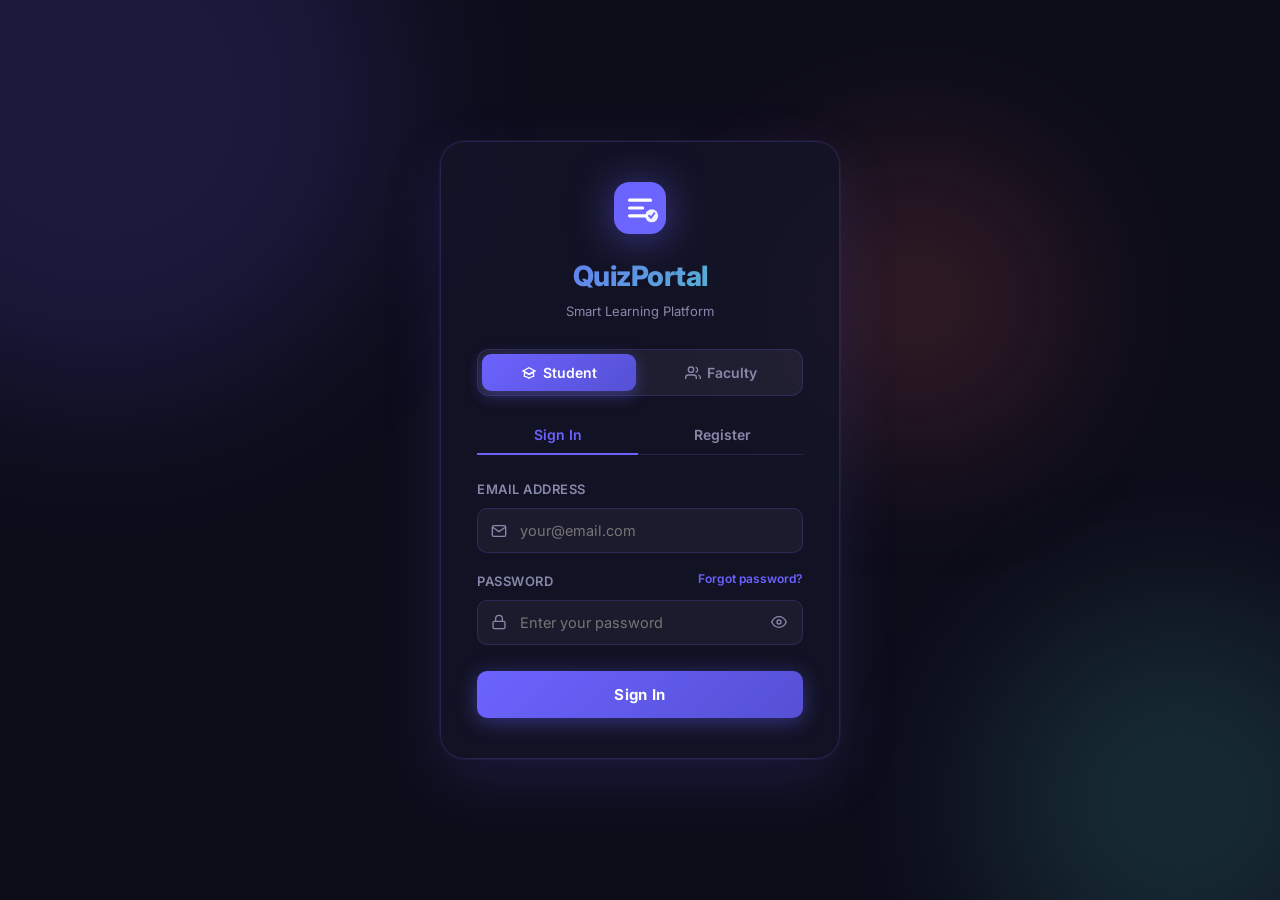
<file: frontend/index.html>
<!DOCTYPE html>
<html lang="en">
<head>
    <meta charset="UTF-8">
    <meta name="viewport" content="width=device-width, initial-scale=1.0">
    <title>QuizPortal — Login</title>
    <meta name="description" content="QuizPortal: Secure login for Faculty and Students. Take quizzes, upload questions, and track academic performance.">
    <link rel="preconnect" href="https://fonts.googleapis.com">
    <link href="https://fonts.googleapis.com/css2?family=Inter:wght@300;400;500;600;700;800&display=swap" rel="stylesheet">
    <link rel="stylesheet" href="css/style.css">
    <!-- Google Identity Services -->
    <script src="https://accounts.google.com/gsi/client" async defer></script>
</head>
<body class="auth-page">
    <div class="auth-bg">
        <div class="bg-blob blob1"></div>
        <div class="bg-blob blob2"></div>
        <div class="bg-blob blob3"></div>
    </div>

    <div class="auth-container">
        <div class="auth-card" id="auth-card">

            <!-- ===== LOGO ===== -->
            <div class="auth-logo">
                <div class="logo-icon">
                    <svg viewBox="0 0 40 40" fill="none">
                        <rect width="40" height="40" rx="12" fill="url(#logoGrad)"/>
                        <path d="M12 14h16M12 20h10M12 26h13" stroke="white" stroke-width="2.5" stroke-linecap="round"/>
                        <circle cx="29" cy="26" r="5" fill="white" opacity="0.9"/>
                        <path d="M27 26l1.5 1.5L31 24" stroke="#6C63FF" stroke-width="1.5" stroke-linecap="round" stroke-linejoin="round"/>
                        <defs>
                            <linearGradient id="logoGrad" x1="0" y1="0" x2="40" y2="40">
                                <stop offset="0%" stop-color="#6C63FF"/><stop offset="100%" stop-color="#4ECDC4"/>
                            </linearGradient>
                        </defs>
                    </svg>
                </div>
                <h1 class="logo-text">QuizPortal</h1>
                <p class="logo-sub">Smart Learning Platform</p>
            </div>

            <!-- ===== ROLE TOGGLE ===== -->
            <div class="role-toggle">
                <button class="role-btn active" id="btn-student" onclick="switchRole('student')">
                    <svg viewBox="0 0 24 24" fill="none" stroke="currentColor" stroke-width="2"><path d="M12 14l9-5-9-5-9 5 9 5z"/><path d="M12 14l6.16-3.422a12.083 12.083 0 01.665 6.479A11.952 11.952 0 0012 20.055a11.952 11.952 0 00-6.824-2.998 12.078 12.078 0 01.665-6.479L12 14z"/></svg>
                    Student
                </button>
                <button class="role-btn" id="btn-faculty" onclick="switchRole('faculty')">
                    <svg viewBox="0 0 24 24" fill="none" stroke="currentColor" stroke-width="2"><path d="M17 21v-2a4 4 0 00-4-4H5a4 4 0 00-4 4v2"/><circle cx="9" cy="7" r="4"/><path d="M23 21v-2a4 4 0 00-3-3.87"/><path d="M16 3.13a4 4 0 010 7.75"/></svg>
                    Faculty
                </button>
            </div>

            <!-- ===== MAIN AUTH PANEL (Login / Register) ===== -->
            <div id="main-panel">
                <div class="tab-switcher">
                    <button class="tab-btn active" id="tab-login" onclick="switchTab('login')">Sign In</button>
                    <button class="tab-btn" id="tab-register" onclick="switchTab('register')">Register</button>
                </div>

                <div class="alert-box" id="alert-box" style="display:none"></div>

                <!-- Login Form -->
                <form class="auth-form" id="login-form" onsubmit="handleLogin(event)">
                    <div class="form-group">
                        <label for="login-email">Email Address</label>
                        <div class="input-wrap">
                            <svg class="input-icon" viewBox="0 0 24 24" fill="none" stroke="currentColor" stroke-width="2"><path d="M4 4h16c1.1 0 2 .9 2 2v12c0 1.1-.9 2-2 2H4c-1.1 0-2-.9-2-2V6c0-1.1.9-2 2-2z"/><polyline points="22,6 12,13 2,6"/></svg>
                            <input type="email" id="login-email" placeholder="your@email.com" required autocomplete="email">
                        </div>
                    </div>
                    <div class="form-group">
                        <label for="login-password">
                            Password
                            <button type="button" class="forgot-link" onclick="showForgotPanel()">Forgot password?</button>
                        </label>
                        <div class="input-wrap">
                            <svg class="input-icon" viewBox="0 0 24 24" fill="none" stroke="currentColor" stroke-width="2"><rect x="3" y="11" width="18" height="11" rx="2" ry="2"/><path d="M7 11V7a5 5 0 0110 0v4"/></svg>
                            <input type="password" id="login-password" placeholder="Enter your password" required autocomplete="current-password">
                            <button type="button" class="eye-btn" onclick="togglePassword('login-password', this)">
                                <svg viewBox="0 0 24 24" fill="none" stroke="currentColor" stroke-width="2"><path d="M1 12s4-8 11-8 11 8 11 8-4 8-11 8-11-8-11-8z"/><circle cx="12" cy="12" r="3"/></svg>
                            </button>
                        </div>
                    </div>
                    <button type="submit" class="submit-btn" id="login-btn">
                        <span class="btn-text">Sign In</span>
                        <div class="btn-loader" style="display:none"></div>
                    </button>
                </form>

                <!-- Register Form -->
                <form class="auth-form" id="register-form" style="display:none" onsubmit="handleRegister(event)">
                    <div class="form-group">
                        <label for="reg-name">Full Name</label>
                        <div class="input-wrap">
                            <svg class="input-icon" viewBox="0 0 24 24" fill="none" stroke="currentColor" stroke-width="2"><path d="M20 21v-2a4 4 0 00-4-4H8a4 4 0 00-4 4v2"/><circle cx="12" cy="7" r="4"/></svg>
                            <input type="text" id="reg-name" placeholder="Your full name" required>
                        </div>
                    </div>
                    <div class="form-group">
                        <label for="reg-email">Email Address</label>
                        <div class="input-wrap">
                            <svg class="input-icon" viewBox="0 0 24 24" fill="none" stroke="currentColor" stroke-width="2"><path d="M4 4h16c1.1 0 2 .9 2 2v12c0 1.1-.9 2-2 2H4c-1.1 0-2-.9-2-2V6c0-1.1.9-2 2-2z"/><polyline points="22,6 12,13 2,6"/></svg>
                            <input type="email" id="reg-email" placeholder="your@email.com" required autocomplete="email">
                        </div>
                    </div>
                    <div class="form-group">
                        <label for="reg-password">Password</label>
                        <div class="input-wrap">
                            <svg class="input-icon" viewBox="0 0 24 24" fill="none" stroke="currentColor" stroke-width="2"><rect x="3" y="11" width="18" height="11" rx="2" ry="2"/><path d="M7 11V7a5 5 0 0110 0v4"/></svg>
                            <input type="password" id="reg-password" placeholder="Create a strong password" required autocomplete="new-password">
                            <button type="button" class="eye-btn" onclick="togglePassword('reg-password', this)">
                                <svg viewBox="0 0 24 24" fill="none" stroke="currentColor" stroke-width="2"><path d="M1 12s4-8 11-8 11 8 11 8-4 8-11 8-11-8-11-8z"/><circle cx="12" cy="12" r="3"/></svg>
                            </button>
                        </div>
                    </div>
                    <button type="submit" class="submit-btn" id="reg-btn">
                        <span class="btn-text">Create Account</span>
                        <div class="btn-loader" style="display:none"></div>
                    </button>
                </form>

                <!-- Divider + Google -->
                <div class="auth-divider">
                    <span>or</span>
                </div>

                <button class="google-btn" id="google-signin-btn" onclick="handleGoogleSignIn()">
                    <svg viewBox="0 0 24 24" width="18" height="18">
                        <path fill="#4285F4" d="M22.56 12.25c0-.78-.07-1.53-.2-2.25H12v4.26h5.92c-.26 1.37-1.04 2.53-2.21 3.31v2.77h3.57c2.08-1.92 3.28-4.74 3.28-8.09z"/>
                        <path fill="#34A853" d="M12 23c2.97 0 5.46-.98 7.28-2.66l-3.57-2.77c-.98.66-2.23 1.06-3.71 1.06-2.86 0-5.29-1.93-6.16-4.53H2.18v2.84C3.99 20.53 7.7 23 12 23z"/>
                        <path fill="#FBBC05" d="M5.84 14.09c-.22-.66-.35-1.36-.35-2.09s.13-1.43.35-2.09V7.07H2.18C1.43 8.55 1 10.22 1 12s.43 3.45 1.18 4.93l2.85-2.22.81-.62z"/>
                        <path fill="#EA4335" d="M12 5.38c1.62 0 3.06.56 4.21 1.64l3.15-3.15C17.45 2.09 14.97 1 12 1 7.7 1 3.99 3.47 2.18 7.07l3.66 2.84c.87-2.6 3.3-4.53 6.16-4.53z"/>
                    </svg>
                    Continue with Google
                </button>
            </div>

            <!-- ===== FORGOT PASSWORD PANEL ===== -->
            <div id="forgot-panel" style="display:none;">
                <!-- Step 1: Enter Email -->
                <div id="forgot-step-1">
                    <div class="fp-header">
                        <button class="back-btn" onclick="showMainPanel()">
                            <svg viewBox="0 0 24 24" fill="none" stroke="currentColor" stroke-width="2.5" width="18" height="18"><polyline points="15 18 9 12 15 6"/></svg>
                            Back
                        </button>
                        <div class="fp-icon">🔐</div>
                        <h2 class="fp-title">Forgot Password?</h2>
                        <p class="fp-sub">Enter your registered email and we'll send a 6-digit OTP</p>
                    </div>
                    <div class="alert-box" id="fp-alert-1" style="display:none"></div>
                    <div class="form-group">
                        <label for="fp-email">Email Address</label>
                        <div class="input-wrap">
                            <svg class="input-icon" viewBox="0 0 24 24" fill="none" stroke="currentColor" stroke-width="2"><path d="M4 4h16c1.1 0 2 .9 2 2v12c0 1.1-.9 2-2 2H4c-1.1 0-2-.9-2-2V6c0-1.1.9-2 2-2z"/><polyline points="22,6 12,13 2,6"/></svg>
                            <input type="email" id="fp-email" placeholder="your@email.com" autocomplete="email">
                        </div>
                    </div>
                    <button class="submit-btn" id="fp-send-btn" onclick="sendOTP()">
                        <span class="btn-text">Send OTP</span>
                        <div class="btn-loader" style="display:none"></div>
                    </button>
                </div>

                <!-- Step 2: Enter OTP -->
                <div id="forgot-step-2" style="display:none;">
                    <div class="fp-header">
                        <button class="back-btn" onclick="showForgotStep(1)">
                            <svg viewBox="0 0 24 24" fill="none" stroke="currentColor" stroke-width="2.5" width="18" height="18"><polyline points="15 18 9 12 15 6"/></svg>
                            Back
                        </button>
                        <div class="fp-icon">📧</div>
                        <h2 class="fp-title">Check Your Email</h2>
                        <p class="fp-sub" id="otp-sent-msg">Enter the 6-digit OTP sent to your email</p>
                    </div>
                    <div class="alert-box" id="fp-alert-2" style="display:none"></div>
                    <div class="otp-inputs" id="otp-inputs">
                        <input class="otp-box" id="otp-0" maxlength="1" type="text" inputmode="numeric" pattern="[0-9]" oninput="otpInput(this, 0)" onkeydown="otpKeydown(event, 0)">
                        <input class="otp-box" id="otp-1" maxlength="1" type="text" inputmode="numeric" pattern="[0-9]" oninput="otpInput(this, 1)" onkeydown="otpKeydown(event, 1)">
                        <input class="otp-box" id="otp-2" maxlength="1" type="text" inputmode="numeric" pattern="[0-9]" oninput="otpInput(this, 2)" onkeydown="otpKeydown(event, 2)">
                        <input class="otp-box" id="otp-3" maxlength="1" type="text" inputmode="numeric" pattern="[0-9]" oninput="otpInput(this, 3)" onkeydown="otpKeydown(event, 3)">
                        <input class="otp-box" id="otp-4" maxlength="1" type="text" inputmode="numeric" pattern="[0-9]" oninput="otpInput(this, 4)" onkeydown="otpKeydown(event, 4)">
                        <input class="otp-box" id="otp-5" maxlength="1" type="text" inputmode="numeric" pattern="[0-9]" oninput="otpInput(this, 5)" onkeydown="otpKeydown(event, 5)">
                    </div>
                    <div class="otp-timer-wrap">
                        <span id="otp-timer-text">Resend OTP in </span>
                        <span id="otp-countdown" class="otp-countdown">2:00</span>
                        <button type="button" id="resend-btn" class="resend-btn" style="display:none" onclick="resendOTP()">Resend OTP</button>
                    </div>
                    <button class="submit-btn" id="fp-verify-btn" onclick="verifyOTP()">
                        <span class="btn-text">Verify OTP</span>
                        <div class="btn-loader" style="display:none"></div>
                    </button>
                </div>

                <!-- Step 3: New Password -->
                <div id="forgot-step-3" style="display:none;">
                    <div class="fp-header">
                        <div class="fp-icon">🔒</div>
                        <h2 class="fp-title">New Password</h2>
                        <p class="fp-sub">Create a strong new password for your account</p>
                    </div>
                    <div class="alert-box" id="fp-alert-3" style="display:none"></div>
                    <div class="form-group">
                        <label for="fp-new-pass">New Password</label>
                        <div class="input-wrap">
                            <svg class="input-icon" viewBox="0 0 24 24" fill="none" stroke="currentColor" stroke-width="2"><rect x="3" y="11" width="18" height="11" rx="2" ry="2"/><path d="M7 11V7a5 5 0 0110 0v4"/></svg>
                            <input type="password" id="fp-new-pass" placeholder="At least 6 characters" autocomplete="new-password">
                            <button type="button" class="eye-btn" onclick="togglePassword('fp-new-pass', this)">
                                <svg viewBox="0 0 24 24" fill="none" stroke="currentColor" stroke-width="2"><path d="M1 12s4-8 11-8 11 8 11 8-4 8-11 8-11-8-11-8z"/><circle cx="12" cy="12" r="3"/></svg>
                            </button>
                        </div>
                    </div>
                    <div class="form-group">
                        <label for="fp-confirm-pass">Confirm Password</label>
                        <div class="input-wrap">
                            <svg class="input-icon" viewBox="0 0 24 24" fill="none" stroke="currentColor" stroke-width="2"><rect x="3" y="11" width="18" height="11" rx="2" ry="2"/><path d="M7 11V7a5 5 0 0110 0v4"/></svg>
                            <input type="password" id="fp-confirm-pass" placeholder="Re-enter password" autocomplete="new-password">
                            <button type="button" class="eye-btn" onclick="togglePassword('fp-confirm-pass', this)">
                                <svg viewBox="0 0 24 24" fill="none" stroke="currentColor" stroke-width="2"><path d="M1 12s4-8 11-8 11 8 11 8-4 8-11 8-11-8-11-8z"/><circle cx="12" cy="12" r="3"/></svg>
                            </button>
                        </div>
                    </div>
                    <button class="submit-btn" id="fp-reset-btn" onclick="resetPassword()">
                        <span class="btn-text">Reset Password</span>
                        <div class="btn-loader" style="display:none"></div>
                    </button>
                </div>
            </div>

        </div><!-- /auth-card -->
    </div>

    <script src="js/auth.js"></script>
</body>
</html>
</file>
<file: frontend/css/style.css>
/* ===================== VARIABLES ===================== */
:root {
    --primary: #6C63FF;
    --primary-light: #8B83FF;
    --primary-dark: #5550d4;
    --secondary: #4ECDC4;
    --accent: #FF6B6B;
    --success: #32D74B;
    --warning: #FFD60A;
    --danger: #FF453A;
    --bg-dark: #0D0D1A;
    --bg-card: #151528;
    --bg-card2: #1C1C36;
    --border: rgba(108, 99, 255, 0.2);
    --text: #E8E8FF;
    --text-muted: #8888aa;
    --shadow: 0 20px 60px rgba(108, 99, 255, 0.15);
    --radius: 16px;
    --transition: 0.3s cubic-bezier(0.4, 0, 0.2, 1);
    font-family: 'Inter', sans-serif;
}

/* ===================== RESET ===================== */
*, *::before, *::after { box-sizing: border-box; margin: 0; padding: 0; }
html, body { height: 100%; }
body { background: var(--bg-dark); color: var(--text); font-family: 'Inter', sans-serif; line-height: 1.6; }
a { color: var(--primary); text-decoration: none; }
button { cursor: pointer; border: none; outline: none; font-family: inherit; }
input, select, textarea { font-family: inherit; }

/* ===================== SCROLLBAR ===================== */
::-webkit-scrollbar { width: 6px; }
::-webkit-scrollbar-track { background: var(--bg-dark); }
::-webkit-scrollbar-thumb { background: var(--primary); border-radius: 3px; }

/* ==================== AUTH PAGE ==================== */
.auth-page { min-height: 100vh; display: flex; align-items: center; justify-content: center; overflow: hidden; position: relative; }

.auth-bg { position: fixed; inset: 0; z-index: 0; }
.bg-blob {
    position: absolute;
    border-radius: 50%;
    filter: blur(80px);
    opacity: 0.15;
    animation: float 8s ease-in-out infinite;
}
.blob1 { width: 600px; height: 600px; background: var(--primary); top: -200px; left: -200px; animation-delay: 0s; }
.blob2 { width: 400px; height: 400px; background: var(--secondary); bottom: -100px; right: -100px; animation-delay: 3s; }
.blob3 { width: 300px; height: 300px; background: var(--accent); bottom: 50%; left: 60%; animation-delay: 5s; }

@keyframes float {
    0%, 100% { transform: translate(0, 0) scale(1); }
    33% { transform: translate(30px, -30px) scale(1.05); }
    66% { transform: translate(-20px, 20px) scale(0.95); }
}

.auth-container { position: relative; z-index: 10; width: 100%; max-width: 440px; padding: 20px; }

.auth-card {
    background: rgba(21, 21, 40, 0.85);
    backdrop-filter: blur(20px);
    -webkit-backdrop-filter: blur(20px);
    border: 1px solid var(--border);
    border-radius: 24px;
    padding: 40px 36px;
    box-shadow: var(--shadow), 0 0 0 1px rgba(255,255,255,0.04);
    animation: slideUp 0.5s ease;
}

@keyframes slideUp {
    from { opacity: 0; transform: translateY(30px); }
    to { opacity: 1; transform: translateY(0); }
}

/* Logo */
.auth-logo { text-align: center; margin-bottom: 28px; }
.logo-icon { display: inline-block; margin-bottom: 12px; }
.logo-icon svg { width: 52px; height: 52px; filter: drop-shadow(0 4px 20px rgba(108,99,255,0.5)); }
.logo-text { font-size: 28px; font-weight: 800; background: linear-gradient(135deg, var(--primary), var(--secondary)); -webkit-background-clip: text; -webkit-text-fill-color: transparent; background-clip: text; letter-spacing: -0.5px; }
.logo-sub { font-size: 13px; color: var(--text-muted); margin-top: 2px; }

/* Role Toggle */
.role-toggle { display: flex; gap: 8px; background: rgba(255,255,255,0.05); border: 1px solid var(--border); border-radius: 12px; padding: 4px; margin-bottom: 20px; }
.role-btn {
    flex: 1; display: flex; align-items: center; justify-content: center; gap: 6px;
    padding: 10px 4px; border-radius: 9px; font-size: 14px; font-weight: 600;
    color: var(--text-muted); background: transparent;
    transition: var(--transition);
}
.role-btn svg { width: 16px; height: 16px; }
.role-btn.active {
    background: linear-gradient(135deg, var(--primary), var(--primary-dark));
    color: white;
    box-shadow: 0 4px 15px rgba(108,99,255,0.4);
}
.role-btn:not(.active):hover { color: var(--text); background: rgba(255,255,255,0.06); }

/* Tab Switcher */
.tab-switcher { display: flex; border-bottom: 1px solid var(--border); margin-bottom: 24px; gap: 4px; }
.tab-btn {
    flex: 1; padding: 10px; font-size: 14px; font-weight: 600;
    color: var(--text-muted); background: transparent;
    border-bottom: 2px solid transparent; margin-bottom: -1px;
    transition: var(--transition);
}
.tab-btn.active { color: var(--primary); border-bottom-color: var(--primary); }
.tab-btn:hover:not(.active) { color: var(--text); }

/* Alert Box */
.alert-box {
    padding: 12px 16px; border-radius: 10px; font-size: 13.5px; font-weight: 500;
    margin-bottom: 16px; display: flex; align-items: center; gap: 8px;
}
.alert-box.error { background: rgba(255,69,58,0.15); border: 1px solid rgba(255,69,58,0.3); color: #FF453A; }
.alert-box.success { background: rgba(50,215,75,0.15); border: 1px solid rgba(50,215,75,0.3); color: #32D74B; }

/* Form Groups */
.form-group { margin-bottom: 18px; }
.form-group label { display: block; font-size: 13px; font-weight: 600; color: var(--text-muted); margin-bottom: 8px; text-transform: uppercase; letter-spacing: 0.5px; }

.input-wrap { position: relative; }
.input-icon { position: absolute; left: 14px; top: 50%; transform: translateY(-50%); width: 16px; height: 16px; color: var(--text-muted); pointer-events: none; transition: var(--transition); }

.input-wrap input {
    width: 100%; padding: 13px 42px 13px 42px;
    background: rgba(255,255,255,0.04); border: 1px solid var(--border);
    border-radius: 10px; color: var(--text); font-size: 14.5px;
    transition: var(--transition);
}
.input-wrap input:focus {
    outline: none; border-color: var(--primary);
    background: rgba(108,99,255,0.08);
    box-shadow: 0 0 0 3px rgba(108,99,255,0.15);
}
.input-wrap input:focus + .input-icon,
.input-wrap:focus-within .input-icon { color: var(--primary); }

.eye-btn {
    position: absolute; right: 14px; top: 50%; transform: translateY(-50%);
    background: none; padding: 2px; color: var(--text-muted);
    transition: var(--transition);
}
.eye-btn svg { width: 16px; height: 16px; display: block; }
.eye-btn:hover { color: var(--primary); }

/* Submit Button */
.submit-btn {
    width: 100%; padding: 14px;
    background: linear-gradient(135deg, var(--primary), var(--primary-dark));
    color: white; border-radius: 10px; font-size: 15px; font-weight: 700;
    letter-spacing: 0.3px; margin-top: 8px;
    transition: var(--transition); position: relative; overflow: hidden;
    box-shadow: 0 4px 20px rgba(108,99,255,0.4);
}
.submit-btn::before {
    content: ''; position: absolute; inset: 0;
    background: linear-gradient(135deg, rgba(255,255,255,0.1), transparent);
    opacity: 0; transition: var(--transition);
}
.submit-btn:hover { transform: translateY(-2px); box-shadow: 0 8px 30px rgba(108,99,255,0.5); }
.submit-btn:hover::before { opacity: 1; }
.submit-btn:active { transform: translateY(0); }
.submit-btn:disabled { opacity: 0.6; cursor: not-allowed; transform: none; }

.btn-loader { width: 20px; height: 20px; border: 2px solid rgba(255,255,255,0.3); border-top-color: white; border-radius: 50%; animation: spin 0.8s linear infinite; margin: auto; }

@keyframes spin { to { transform: rotate(360deg); } }
@keyframes shake {
    0%, 100% { transform: translateX(0); }
    20%       { transform: translateX(-6px); }
    40%       { transform: translateX(6px); }
    60%       { transform: translateX(-4px); }
    80%       { transform: translateX(4px); }
}

/* =================== DASHBOARD LAYOUT =================== */
.dashboard { display: flex; min-height: 100vh; }

.sidebar {
    width: 260px; flex-shrink: 0;
    background: var(--bg-card); border-right: 1px solid var(--border);
    display: flex; flex-direction: column;
    padding: 0; position: fixed; top: 0; left: 0; height: 100vh;
    transition: var(--transition); z-index: 100;
}

.sidebar-logo {
    display: flex; align-items: center; gap: 12px;
    padding: 24px 20px; border-bottom: 1px solid var(--border);
}
.sidebar-logo svg { width: 36px; height: 36px; }
.sidebar-logo span { font-size: 18px; font-weight: 800; background: linear-gradient(135deg, var(--primary), var(--secondary)); -webkit-background-clip: text; -webkit-text-fill-color: transparent; background-clip: text; }

.sidebar-user {
    margin: 16px; padding: 14px; background: rgba(108,99,255,0.1);
    border: 1px solid var(--border); border-radius: 12px;
}
.sidebar-user .user-name { font-size: 14px; font-weight: 700; color: var(--text); }
.sidebar-user .user-role { font-size: 12px; color: var(--primary); text-transform: uppercase; font-weight: 600; letter-spacing: 0.5px; }

.sidebar-nav { flex: 1; padding: 8px 12px; overflow-y: auto; }
.nav-section-label { font-size: 11px; font-weight: 700; color: var(--text-muted); text-transform: uppercase; letter-spacing: 1px; padding: 12px 8px 6px; }

.nav-item {
    display: flex; align-items: center; gap: 12px;
    padding: 11px 12px; border-radius: 10px; font-size: 14px; font-weight: 500;
    color: var(--text-muted); cursor: pointer; margin-bottom: 2px;
    transition: var(--transition); position: relative; width: 100%;
    background: none; text-align: left;
}
.nav-item svg { width: 18px; height: 18px; flex-shrink: 0; }
.nav-item:hover { color: var(--text); background: rgba(255,255,255,0.05); }
.nav-item.active {
    color: white; background: linear-gradient(135deg, var(--primary), var(--primary-dark));
    box-shadow: 0 4px 12px rgba(108,99,255,0.3);
}

.sidebar-footer { padding: 16px; border-top: 1px solid var(--border); }
.logout-btn {
    display: flex; align-items: center; gap: 10px;
    width: 100%; padding: 11px 12px; border-radius: 10px;
    color: var(--accent); background: rgba(255,107,107,0.08);
    border: 1px solid rgba(255,107,107,0.15); font-size: 14px; font-weight: 600;
    transition: var(--transition);
}
.logout-btn svg { width: 18px; height: 18px; }
.logout-btn:hover { background: rgba(255,107,107,0.15); border-color: rgba(255,107,107,0.3); }

.main-content { flex: 1; margin-left: 260px; padding: 32px; min-height: 100vh; }

/* =================== TOP BAR =================== */
.topbar { display: flex; align-items: center; justify-content: space-between; margin-bottom: 32px; }
.page-title h2 { font-size: 26px; font-weight: 800; color: var(--text); }
.page-title p { font-size: 14px; color: var(--text-muted); margin-top: 2px; }
.topbar-actions { display: flex; gap: 10px; }

/* =================== CARDS & STATS =================== */
.stats-grid { display: grid; grid-template-columns: repeat(auto-fit, minmax(200px, 1fr)); gap: 16px; margin-bottom: 28px; }

.stat-card {
    background: var(--bg-card); border: 1px solid var(--border);
    border-radius: var(--radius); padding: 20px 22px;
    display: flex; align-items: center; gap: 16px;
    transition: var(--transition); position: relative; overflow: hidden;
}
.stat-card::before {
    content: ''; position: absolute;
    top: 0; left: 0; right: 0; height: 2px;
    background: var(--card-gradient, linear-gradient(90deg, var(--primary), var(--secondary)));
}
.stat-card:hover { transform: translateY(-3px); box-shadow: 0 12px 30px rgba(108,99,255,0.15); }

.stat-icon {
    width: 48px; height: 48px; border-radius: 12px;
    display: flex; align-items: center; justify-content: center; flex-shrink: 0;
    background: var(--icon-bg, rgba(108,99,255,0.15));
}
.stat-icon svg { width: 24px; height: 24px; color: var(--icon-color, var(--primary)); }
.stat-value { font-size: 28px; font-weight: 800; color: var(--text); line-height: 1; }
.stat-label { font-size: 13px; color: var(--text-muted); margin-top: 3px; }

/* =================== PANELS =================== */
.panel {
    background: var(--bg-card); border: 1px solid var(--border);
    border-radius: var(--radius); padding: 24px; margin-bottom: 24px;
}
.panel-header { display: flex; align-items: center; justify-content: space-between; margin-bottom: 20px; }
.panel-title { font-size: 17px; font-weight: 700; color: var(--text); }
.panel-subtitle { font-size: 13px; color: var(--text-muted); margin-top: 2px; }

/* =================== BUTTONS =================== */
.btn { display: inline-flex; align-items: center; gap: 8px; padding: 10px 20px; border-radius: 10px; font-size: 14px; font-weight: 600; transition: var(--transition); cursor: pointer; }
.btn svg { width: 16px; height: 16px; }
.btn-primary { background: linear-gradient(135deg, var(--primary), var(--primary-dark)); color: white; box-shadow: 0 4px 15px rgba(108,99,255,0.3); }
.btn-primary:hover { transform: translateY(-2px); box-shadow: 0 8px 25px rgba(108,99,255,0.4); }
.btn-success { background: linear-gradient(135deg, #32D74B, #27ae60); color: white; }
.btn-success:hover { transform: translateY(-2px); }
.btn-danger { background: rgba(255,69,58,0.15); color: var(--danger); border: 1px solid rgba(255,69,58,0.3); }
.btn-danger:hover { background: rgba(255,69,58,0.25); }
.btn-outline { background: transparent; border: 1px solid var(--border); color: var(--text-muted); }
.btn-outline:hover { border-color: var(--primary); color: var(--primary); }
.btn-sm { padding: 7px 14px; font-size: 13px; }

/* =================== FORM ELEMENTS =================== */
.field-group { margin-bottom: 16px; }
.field-label { display: block; font-size: 13px; font-weight: 600; color: var(--text-muted); margin-bottom: 6px; text-transform: uppercase; letter-spacing: 0.5px; }
.field-input {
    width: 100%; padding: 11px 14px;
    background: rgba(255,255,255,0.04); border: 1px solid var(--border);
    border-radius: 10px; color: var(--text); font-size: 14px;
    transition: var(--transition);
}
.field-input:focus { outline: none; border-color: var(--primary); background: rgba(108,99,255,0.06); box-shadow: 0 0 0 3px rgba(108,99,255,0.1); }
.field-row { display: grid; grid-template-columns: 1fr 1fr; gap: 16px; }

/* File Upload */
.file-upload-zone {
    border: 2px dashed var(--border); border-radius: 12px;
    padding: 36px; text-align: center;
    transition: var(--transition); cursor: pointer;
    background: rgba(108,99,255,0.03);
}
.file-upload-zone:hover, .file-upload-zone.drag-over {
    border-color: var(--primary); background: rgba(108,99,255,0.08);
}
.file-upload-zone svg { width: 40px; height: 40px; color: var(--primary); margin-bottom: 12px; opacity: 0.7; }
.file-upload-zone p { color: var(--text-muted); font-size: 14px; }
.file-upload-zone p strong { color: var(--primary); }
.file-name-display { display: none; align-items: center; gap: 8px; margin-top: 10px; padding: 8px 14px; background: rgba(50,215,75,0.1); border: 1px solid rgba(50,215,75,0.2); border-radius: 8px; color: var(--success); font-size: 13px; font-weight: 600; }

/* =================== TABLES =================== */
.table-wrap { overflow-x: auto; }
table { width: 100%; border-collapse: collapse; }
thead th { padding: 12px 16px; text-align: left; font-size: 12px; font-weight: 700; color: var(--text-muted); text-transform: uppercase; letter-spacing: 0.5px; border-bottom: 1px solid var(--border); background: rgba(255,255,255,0.02); }
tbody td { padding: 14px 16px; font-size: 14px; color: var(--text); border-bottom: 1px solid rgba(108,99,255,0.06); }
tbody tr:hover { background: rgba(108,99,255,0.04); }
tbody tr:last-child td { border-bottom: none; }

/* =================== BADGES =================== */
.badge { display: inline-flex; align-items: center; gap: 4px; padding: 4px 10px; border-radius: 20px; font-size: 12px; font-weight: 700; }
.badge-success { background: rgba(50,215,75,0.15); color: var(--success); }
.badge-warning { background: rgba(255,214,10,0.15); color: var(--warning); }
.badge-danger { background: rgba(255,69,58,0.15); color: var(--danger); }
.badge-primary { background: rgba(108,99,255,0.15); color: var(--primary); }
.badge-secondary { background: rgba(78,205,196,0.15); color: var(--secondary); }

/* =================== QUIZ CARDS =================== */
.quiz-grid { display: grid; grid-template-columns: repeat(auto-fill, minmax(300px, 1fr)); gap: 20px; }

.quiz-card {
    background: var(--bg-card2); border: 1px solid var(--border);
    border-radius: var(--radius); padding: 24px;
    transition: var(--transition); cursor: pointer; position: relative; overflow: hidden;
}
.quiz-card::after {
    content: ''; position: absolute; left: 0; top: 0; bottom: 0; width: 3px;
    background: linear-gradient(180deg, var(--primary), var(--secondary));
}
.quiz-card:hover { transform: translateY(-4px); box-shadow: 0 20px 40px rgba(108,99,255,0.15); border-color: rgba(108,99,255,0.35); }
.quiz-card.attempted { opacity: 0.7; }
.quiz-card.attempted::after { background: var(--success); }

.quiz-card-badge { display: flex; align-items: center; justify-content: space-between; margin-bottom: 14px; }
.quiz-card-title { font-size: 17px; font-weight: 700; color: var(--text); margin-bottom: 6px; }
.quiz-card-subject { font-size: 13px; color: var(--text-muted); }
.quiz-card-meta { display: flex; gap: 16px; margin-top: 16px; padding-top: 16px; border-top: 1px solid var(--border); }
.quiz-meta-item { display: flex; align-items: center; gap: 6px; font-size: 13px; color: var(--text-muted); }
.quiz-meta-item svg { width: 14px; height: 14px; color: var(--primary); }
.quiz-card-btn { width: 100%; margin-top: 16px; }

/* =================== QUIZ TAKING =================== */
.quiz-overlay { display: none; position: fixed; inset: 0; background: rgba(0,0,0,0.85); z-index: 1000; align-items: center; justify-content: center; backdrop-filter: blur(6px); }
.quiz-overlay.active { display: flex; }

.quiz-modal {
    background: var(--bg-card); border: 1px solid var(--border);
    border-radius: 24px; max-width: 760px; width: 90%; max-height: 90vh;
    overflow-y: auto; padding: 36px;
    animation: modalIn 0.3s ease;
}
@keyframes modalIn { from { opacity:0; transform: scale(0.95) translateY(20px); } to { opacity:1; transform:scale(1) translateY(0); } }

.quiz-header { display: flex; align-items: center; justify-content: space-between; margin-bottom: 28px; }
.quiz-timer {
    display: flex; align-items: center; gap: 8px;
    padding: 10px 16px; border-radius: 30px;
    background: rgba(255,69,58,0.1); border: 1px solid rgba(255,69,58,0.2);
    font-size: 18px; font-weight: 800; color: var(--accent);
    font-variant-numeric: tabular-nums;
}
.quiz-timer svg { width: 18px; height: 18px; }

.quiz-progress { margin-bottom: 24px; }
.progress-bar-wrap { height: 6px; background: rgba(255,255,255,0.08); border-radius: 3px; overflow: hidden; }
.progress-bar-fill { height: 100%; background: linear-gradient(90deg, var(--primary), var(--secondary)); border-radius: 3px; transition: width 0.3s ease; }
.progress-label { font-size: 13px; color: var(--text-muted); margin-bottom: 8px; }

.question-block { margin-bottom: 20px; }
.question-text { font-size: 17px; font-weight: 600; color: var(--text); margin-bottom: 20px; line-height: 1.5; }
.question-number { font-size: 12px; font-weight: 700; color: var(--primary); text-transform: uppercase; letter-spacing: 1px; margin-bottom: 8px; }

.option-list { display: flex; flex-direction: column; gap: 10px; }
.option-item {
    display: flex; align-items: center; gap: 14px;
    padding: 14px 18px; border-radius: 12px;
    border: 1.5px solid var(--border); cursor: pointer;
    transition: var(--transition); background: rgba(255,255,255,0.02);
}
.option-item:hover { border-color: var(--primary); background: rgba(108,99,255,0.08); }
.option-item.selected { border-color: var(--primary); background: rgba(108,99,255,0.15); }
.option-item.correct { border-color: var(--success); background: rgba(50,215,75,0.1); }
.option-item.wrong { border-color: var(--danger); background: rgba(255,69,58,0.1); }

.option-letter {
    width: 32px; height: 32px; border-radius: 8px;
    display: flex; align-items: center; justify-content: center;
    font-size: 13px; font-weight: 800;
    background: rgba(255,255,255,0.06); color: var(--text-muted);
    flex-shrink: 0; transition: var(--transition);
}
.option-item.selected .option-letter { background: var(--primary); color: white; }
.option-item.correct .option-letter { background: var(--success); color: white; }
.option-item.wrong .option-letter { background: var(--danger); color: white; }
.option-text { font-size: 14.5px; color: var(--text); }

.quiz-nav { display: flex; align-items: center; justify-content: space-between; gap: 12px; margin-top: 28px; padding-top: 20px; border-top: 1px solid var(--border); }
.question-dots { display: flex; gap: 6px; flex-wrap: wrap; }
.q-dot { width: 28px; height: 28px; border-radius: 6px; font-size: 11px; font-weight: 700; display: flex; align-items: center; justify-content: center; cursor: pointer; background: rgba(255,255,255,0.06); color: var(--text-muted); border: 1px solid var(--border); transition: var(--transition); }
.q-dot.answered { background: var(--primary); color: white; border-color: var(--primary); }
.q-dot.current { border-color: var(--secondary); color: var(--secondary); }

/* =================== RESULTS =================== */
.result-header {
    text-align: center; padding: 40px 20px;
    background: linear-gradient(135deg, rgba(108,99,255,0.1), rgba(78,205,196,0.05));
    border-radius: var(--radius); margin-bottom: 24px; position: relative; overflow: hidden;
}

.result-score-ring { position: relative; width: 140px; height: 140px; margin: 0 auto 20px; }
.ring-svg { width: 140px; height: 140px; transform: rotate(-90deg); }
.ring-bg { fill: none; stroke: rgba(255,255,255,0.08); stroke-width: 10; }
.ring-fill { fill: none; stroke-width: 10; stroke-linecap: round; transition: stroke-dashoffset 1s ease; }
.score-center { position: absolute; inset: 0; display: flex; flex-direction: column; align-items: center; justify-content: center; }
.score-pct { font-size: 28px; font-weight: 900; color: var(--text); }
.score-grade { font-size: 13px; font-weight: 700; color: var(--primary); }

.result-stats { display: flex; justify-content: center; gap: 32px; }
.result-stat-item { text-align: center; }
.result-stat-num { font-size: 22px; font-weight: 800; color: var(--text); }
.result-stat-label { font-size: 12px; color: var(--text-muted); text-transform: uppercase; letter-spacing: 0.5px; }

/* =================== CHARTS =================== */
.chart-container { position: relative; width: 100%; }
canvas { max-width: 100%; }

/* =================== EMPTY STATE =================== */
.empty-state { text-align: center; padding: 60px 20px; }
.empty-state svg { width: 64px; height: 64px; color: var(--text-muted); opacity: 0.4; margin-bottom: 16px; }
.empty-state h3 { font-size: 18px; font-weight: 700; color: var(--text); margin-bottom: 8px; }
.empty-state p { font-size: 14px; color: var(--text-muted); }

/* =================== TOAST =================== */
#toast-container { position: fixed; bottom: 24px; right: 24px; z-index: 9999; display: flex; flex-direction: column; gap: 8px; }
.toast {
    padding: 14px 18px; border-radius: 12px; font-size: 14px; font-weight: 600;
    display: flex; align-items: center; gap: 10px;
    box-shadow: 0 8px 30px rgba(0,0,0,0.4);
    animation: toastIn 0.3s ease;
    max-width: 340px;
}
.toast svg { width: 18px; height: 18px; flex-shrink: 0; }
.toast.success { background: #1a3a1e; border: 1px solid rgba(50,215,75,0.3); color: var(--success); }
.toast.error { background: #3a1a1a; border: 1px solid rgba(255,69,58,0.3); color: var(--danger); }
.toast.info { background: #1a1a3a; border: 1px solid var(--border); color: var(--primary-light); }
@keyframes toastIn { from { opacity:0; transform: translateX(20px); } to { opacity:1; transform: translateX(0); } }

/* =================== LOADING =================== */
.page-loader { display: flex; align-items: center; justify-content: center; min-height: 200px; }
.loader-ring { width: 48px; height: 48px; border: 3px solid rgba(108,99,255,0.2); border-top-color: var(--primary); border-radius: 50%; animation: spin 0.8s linear infinite; }

/* =================== FORGOT PASSWORD =================== */
.forgot-link {
    float: right; background: none; font-size: 12px; font-weight: 600;
    color: var(--primary); padding: 0; transition: var(--transition);
}
.forgot-link:hover { color: var(--primary-light); text-decoration: underline; }

.fp-header { text-align: center; margin-bottom: 24px; }
.fp-icon { font-size: 36px; margin-bottom: 10px; }
.fp-title { font-size: 20px; font-weight: 800; color: var(--text); margin-bottom: 6px; }
.fp-sub { font-size: 13.5px; color: var(--text-muted); line-height: 1.5; }

.back-btn {
    display: inline-flex; align-items: center; gap: 6px;
    background: none; color: var(--text-muted); font-size: 13.5px; font-weight: 600;
    margin-bottom: 16px; padding: 4px 0; transition: var(--transition);
}
.back-btn:hover { color: var(--primary); }

/* OTP input boxes */
.otp-inputs {
    display: flex; gap: 10px; justify-content: center;
    margin: 4px 0 16px;
}
.otp-box {
    width: 46px; height: 54px; border-radius: 10px; text-align: center;
    font-size: 22px; font-weight: 800; color: var(--text);
    background: rgba(255,255,255,0.04); border: 1.5px solid var(--border);
    transition: var(--transition); caret-color: var(--primary);
}
.otp-box:focus {
    outline: none; border-color: var(--primary);
    background: rgba(108,99,255,0.1); box-shadow: 0 0 0 3px rgba(108,99,255,0.15);
}
.otp-box.filled { border-color: var(--primary); background: rgba(108,99,255,0.12); }

.otp-timer-wrap {
    text-align: center; font-size: 13px; color: var(--text-muted);
    margin-bottom: 16px;
}
.otp-countdown { font-weight: 700; color: var(--primary); }
.resend-btn {
    background: none; border: none; color: var(--primary); font-size: 13px;
    font-weight: 700; cursor: pointer; text-decoration: underline;
    transition: var(--transition);
}
.resend-btn:hover { color: var(--primary-light); }

/* Divider */
.auth-divider {
    display: flex; align-items: center; gap: 12px;
    margin: 16px 0; color: var(--text-muted); font-size: 13px;
}
.auth-divider::before, .auth-divider::after {
    content: ''; flex: 1; height: 1px; background: var(--border);
}

/* Google Button */
.google-btn {
    display: flex; align-items: center; justify-content: center; gap: 10px;
    width: 100%; padding: 13px; border-radius: 10px;
    background: rgba(255,255,255,0.05); border: 1px solid rgba(255,255,255,0.12);
    color: var(--text); font-size: 14.5px; font-weight: 600;
    transition: var(--transition);
}
.google-btn:hover {
    background: rgba(255,255,255,0.09); border-color: rgba(255,255,255,0.22);
    transform: translateY(-2px); box-shadow: 0 6px 20px rgba(0,0,0,0.3);
}
.google-btn:active { transform: translateY(0); }

/* =================== PROFILE =================== */
.profile-avatar-wrap {
    position: relative; width: 120px; height: 120px;
    margin: 0 auto 16px; border-radius: 50%;
}
.profile-avatar {
    width: 120px; height: 120px; border-radius: 50%;
    background: rgba(108,99,255,0.12); border: 3px solid rgba(108,99,255,0.3);
    display: flex; align-items: center; justify-content: center;
    overflow: hidden; transition: var(--transition);
}
.profile-avatar img { width: 100%; height: 100%; object-fit: cover; }
.profile-avatar-overlay {
    position: absolute; inset: 0; border-radius: 50%;
    background: rgba(0,0,0,0.55); display: flex; align-items: center; justify-content: center;
    opacity: 0; transition: var(--transition); color: white;
}
.profile-avatar-wrap:hover .profile-avatar-overlay { opacity: 1; }
.profile-avatar-wrap:hover .profile-avatar { border-color: var(--primary); }
.profile-name { font-size: 18px; font-weight: 800; color: var(--text); margin-top: 8px; }
.profile-role-badge {
    display: inline-block; padding: 4px 14px; border-radius: 20px; font-size: 12px; font-weight: 700;
    background: rgba(108,99,255,0.15); color: var(--primary);
    margin-top: 8px; letter-spacing: 0.5px; text-transform: uppercase;
}

/* =================== RESPONSIVE =================== */

@media (max-width: 768px) {
    .sidebar { transform: translateX(-100%); }
    .sidebar.open { transform: translateX(0); }
    .main-content { margin-left: 0; padding: 20px; }
    .field-row { grid-template-columns: 1fr; }
    .quiz-grid { grid-template-columns: 1fr; }
}

/* Locked Sidebar state during quiz */
.sidebar.sidebar-locked .nav-item,
.sidebar.sidebar-locked .logout-btn {
    opacity: 0.5;
    pointer-events: none;
    cursor: not-allowed;
}
</file>
